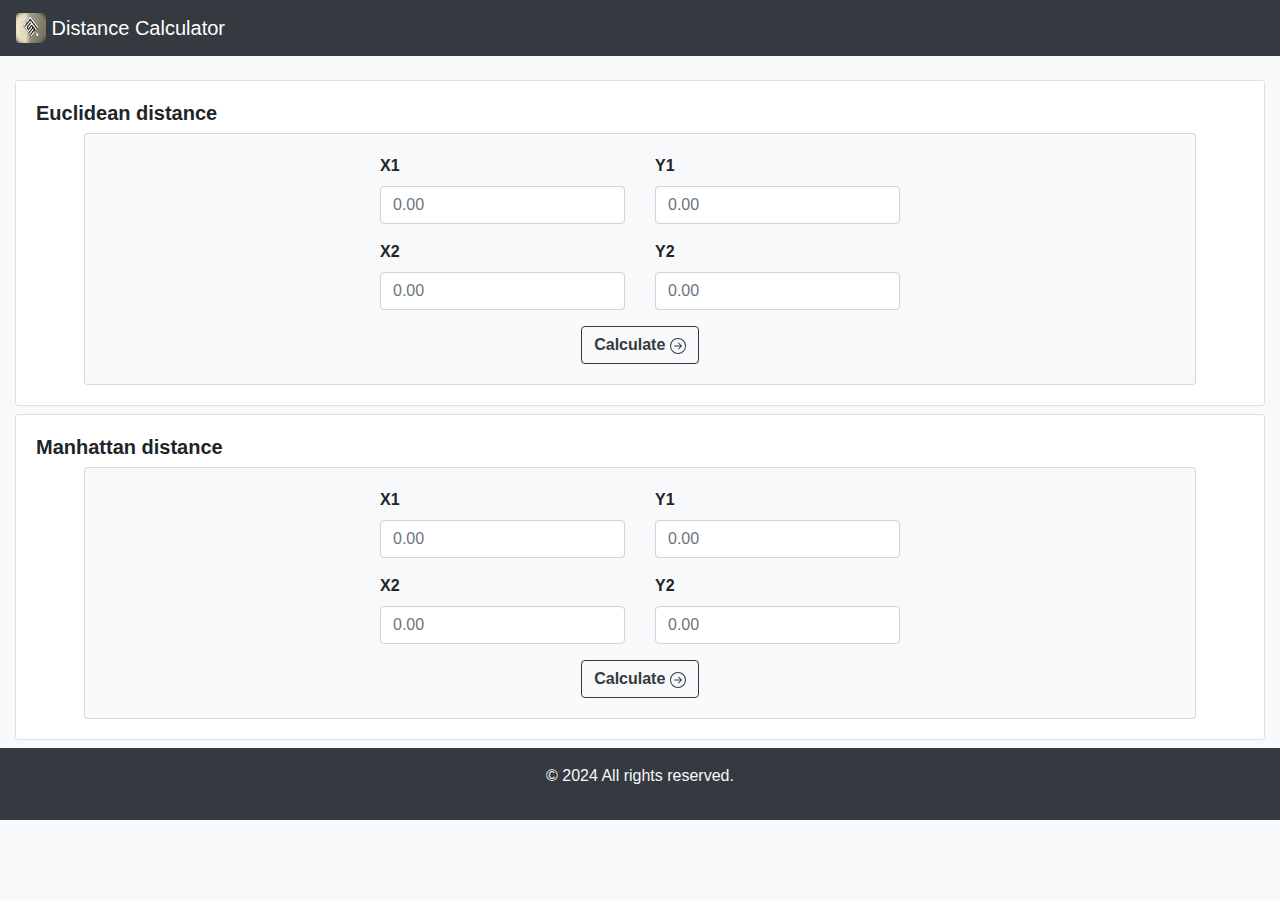
<file: Distance_Calculator/index.html>
<!DOCTYPE html>
<html lang="en">

<head>
    <meta charset="UTF-8">
    <meta name="viewport" content="width=device-width, initial-scale=1.0">
    <title>Distance Calculator</title>

    <link rel="stylesheet" href="https://cdn.jsdelivr.net/npm/bootstrap@4.4.1/dist/css/bootstrap.min.css"
        integrity="sha384-Vkoo8x4CGsO3+Hhxv8T/Q5PaXtkKtu6ug5TOeNV6gBiFeWPGFN9MuhOf23Q9Ifjh" crossorigin="anonymous">

    <script src="euclideanDistance.js"></script>
    <script src="manthanDistance.js"></script>
</head>

<body class="bg-light bg-gradient">
    <!-- Image and text -->
    <nav class="navbar navbar-dark bg-dark">
        <a class="navbar-brand" href="index.html">
            <img src="logo_1.jpeg" width="30" height="30" class="d-inline-block align-top rounded"
                alt="Distance Calculator Logo">
            Distance Calculator
        </a>
    </nav>

    <div class="container-fluid mt-4 mb-2">
        <div class="card">
            <div class="card-body">
                <h1 class="lead font-weight-bold">Euclidean distance</h1>
                <div class="card bg-light mx-lg-5">
                    <div class="card-body">
                        <form onsubmit="calculateEuclideanDistance(); return false;">
                            <div class="row d-flex justify-content-center">
                                <div class="form-group col-md-3">
                                    <label class="font-weight-bold">X1</label>
                                    <input type="text" class="form-control" id="x1" placeholder="0.00"
                                        onkeypress="return event.charCode >= 48 && event.charCode <= 57">
                                </div>

                                <div class="form-group col-md-3">
                                    <label class="font-weight-bold">Y1</label>
                                    <input type="text" class="form-control" id="y1" placeholder="0.00"
                                        onkeypress="return event.charCode >= 48 && event.charCode <= 57">
                                </div>
                            </div>

                            <div class="row d-flex justify-content-center">
                                <div class="form-group col-md-3">
                                    <label class="font-weight-bold">X2</label>
                                    <input type="text" class="form-control" id="x2" placeholder="0.00"
                                        onkeypress="return event.charCode >= 48 && event.charCode <= 57">
                                </div>

                                <div class="form-group col-md-3">
                                    <label class="font-weight-bold">Y2</label>
                                    <input type="text" class="form-control" id="y2" placeholder="0.00"
                                        onkeypress="return event.charCode >= 48 && event.charCode <= 57">
                                </div>
                            </div>

                            <div class="d-flex justify-content-center">
                                <button type="submit" class="btn btn-outline-dark font-weight-bold">Calculate
                                    <svg xmlns="http://www.w3.org/2000/svg" width="16" height="16" fill="currentColor"
                                        class="bi bi-arrow-right-circle font-weight-bold" viewBox="0 0 16 16">
                                        <path fill-rule="evenodd"
                                            d="M1 8a7 7 0 1 0 14 0A7 7 0 0 0 1 8m15 0A8 8 0 1 1 0 8a8 8 0 0 1 16 0M4.5 7.5a.5.5 0 0 0 0 1h5.793l-2.147 2.146a.5.5 0 0 0 .708.708l3-3a.5.5 0 0 0 0-.708l-3-3a.5.5 0 1 0-.708.708L10.293 7.5z" />
                                    </svg>
                                </button>
                            </div>
                        </form>
                    </div>
                </div>

                <!-- Add this div to show the result -->
                <div id="result1" class="alert alert-success pb-4 mt-3" role="alert" style="display: none;">
                    <strong>The Euclidean distance between the two points is: <span id="edistance"></span></strong>
                    <div class="float-right"> <!-- Added pt-0 and pb-0 -->
                        <button type="button" class="btn btn-success mb-0" onclick="hideResult1()">OK</button>
                    </div>
                </div>



            </div>


        </div>
    </div>


    <!-- Manhattan Distance section -->
    <div class="container-fluid mt-2 mb-2">
        <div class="card">
            <div class="card-body">
                <h1 class="lead font-weight-bold">Manhattan distance</h1>
                <div class="card bg-light mx-lg-5">
                    <div class="card-body">
                        <form onsubmit="calculateManhattanDistance(); return false;">
                            <!-- Input fields for Manhattan Distance -->
                            <div class="row d-flex justify-content-center">
                                <div class="form-group col-md-3">
                                    <label class="font-weight-bold">X1</label>
                                    <input type="text" class="form-control" id="x1_manhattan" placeholder="0.00"
                                        onkeypress="return event.charCode >= 48 && event.charCode <= 57">
                                </div>

                                <div class="form-group col-md-3">
                                    <label class="font-weight-bold">Y1</label>
                                    <input type="text" class="form-control" id="y1_manhattan" placeholder="0.00"
                                        onkeypress="return event.charCode     >= 48 && event.charCode <= 57">
                                </div>
                            </div>

                            <div class="row d-flex justify-content-center">
                                <div class="form-group col-md-3">
                                    <label class="font-weight-bold">X2</label>
                                    <input type="text" class="form-control" id="x2_manhattan" placeholder="0.00"
                                        onkeypress="return event.charCode >= 48 && event.charCode <= 57">
                                </div>

                                <div class="form-group col-md-3">
                                    <label class="font-weight-bold">Y2</label>
                                    <input type="text" class="form-control" id="y2_manhattan" placeholder="0.00"
                                        onkeypress="return event.charCode >= 48 && event.charCode <= 57">
                                </div>
                            </div>

                            <div class="d-flex justify-content-center">
                                <button type="submit" class="btn btn-outline-dark font-weight-bold">Calculate
                                    <svg xmlns="http://www.w3.org/2000/svg" width="16" height="16" fill="currentColor"
                                        class="bi bi-arrow-right-circle font-weight-bold" viewBox="0 0 16 16">
                                        <path fill-rule="evenodd"
                                            d="M1 8a7 7 0 1 0 14 0A7 7 0 0 0 1 8m15 0A8 8 0 1 1 0 8a8 8 0 0 1 16 0M4.5 7.5a.5.5 0 0 0 0 1h5.793l-2.147 2.146a.5.5 0 0 0 .708.708l3-3a.5.5 0 0 0 0-.708l-3-3a.5.5 0 1 0-.708.708L10.293 7.5z" />
                                    </svg>
                                </button>
                            </div>
                        </form>
                    </div>
                </div>

                <!-- Add this div to show the result -->
                <div id="result2" class="alert alert-success pb-4 mt-3" role="alert" style="display: none;">
                    <strong>The Manhattan distance between the two points is: <span id="mdistance"></span></strong>
                    <div class="float-right"> <!-- Added pt-0 and pb-0 -->
                        <button type="button" class="btn btn-success mb-0" onclick="hideResult2()">OK</button>
                    </div>
                </div>
            </div>
        </div>
    </div>

    <footer>
        <div class="bg-dark text-light py-3">
            <div class="container">
                <div class="row">
                    <div class="col-md-12 text-center">
                        <p>&copy; 2024 All rights reserved.</p>
                    </div>
                </div>
            </div>
        </div>
    </footer>

    <script>
        function hideResult1() {
            document.getElementById("result1").style.display = "none";
        }

        function hideResult2() {
            document.getElementById("result2").style.display = "none";
        }
    </script>
</body>

</html>
</file>
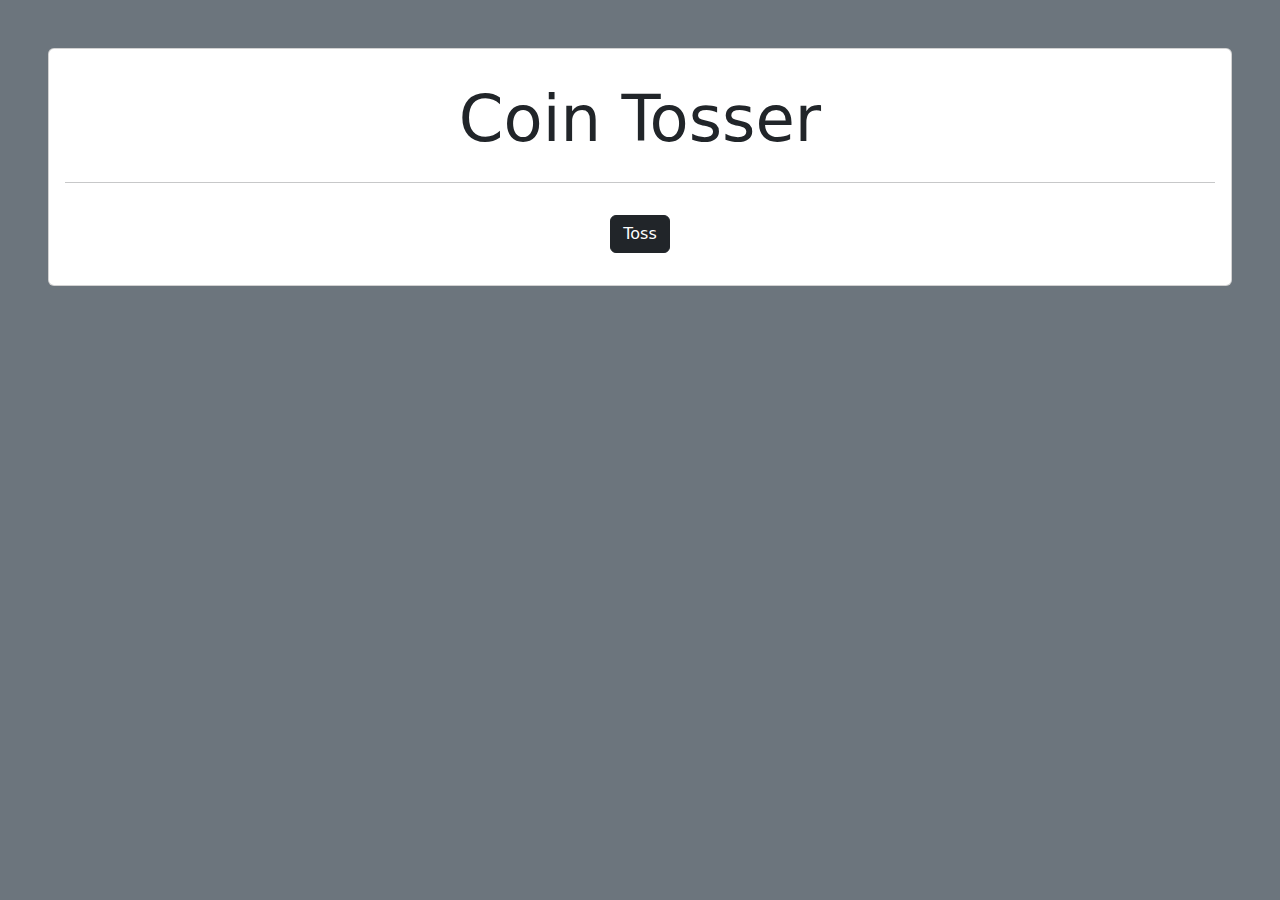
<file: JavaScript Projects/Coin_Toss/index.html>
<!DOCTYPE html>
<html lang="en">

<head>
    <meta charset="UTF-8">
    <meta name="viewport" content="width=device-width, initial-scale=1.0">
    <title>Coin Toss</title>
    <link href="https://cdn.jsdelivr.net/npm/bootstrap@5.3.3/dist/css/bootstrap.min.css" rel="stylesheet"
        integrity="sha384-QWTKZyjpPEjISv5WaRU9OFeRpok6YctnYmDr5pNlyT2bRjXh0JMhjY6hW+ALEwIH" crossorigin="anonymous">
    <script src="script.js" defer></script>
</head>

<body class="bg-secondary">
    <div class="card d-flex justify-content-center align-items-center m-5 p-3">
        <div class="card-title text-dark text-center mt-3 display-3">Coin Tosser</div>
        <hr class="w-100">
        <div class="card-body text-center">
            <button class="btn btn-dark" id = "tossbtn" onclick="tossResults()">Toss</button>
            <img src="coinToss.gif" id="coinToss" alt="Loading" class="d-none mt-3">

            <div class = "card mt-3 d-none bg-light" id = "card2">
                <div class = "card-body">
                    <div class="card-title text-dark text-center mt-3 display-3" id = "text"></div>
                </div>
            </div>
        </div>
    </div>
</body>

</html>
</file>
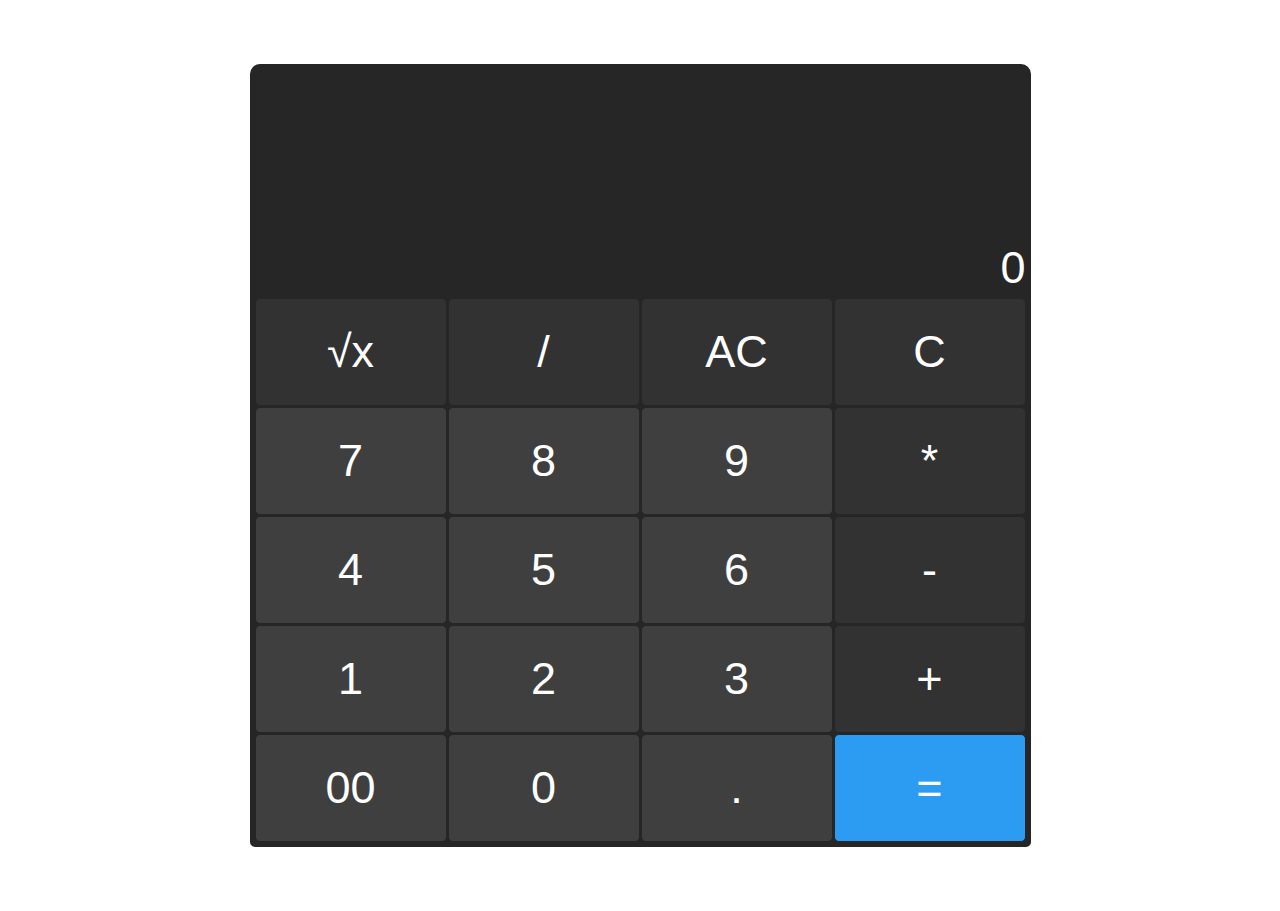
<file: Javascript_Projects/Calculator/index.html>
<!DOCTYPE html>
<html lang="en">
<head>
    <meta charset="UTF-8">
    <meta name="viewport" content="width=device-width, initial-scale=1.0">
    <title>Calculator</title>
    <link rel="stylesheet" href="style.css">
    <script src="app.js"></script>
</head>
<body>
    <div class="calulator-section">
        <div class="container">
            <div class="display-area">
                0
            </div>

            <button class="btn" id="sqrt">&#8730;x</button>
            <button class="btn operator" id="divide">/</button>
            <button class="btn" id="AC">AC</button>
            <button class="btn" id="C">C</button>
    
            <button class="btn btn-numbers" id="num_7">7</button>
            <button class="btn btn-numbers" id="num_8">8</button>
            <button class="btn btn-numbers" id="num_9">9</button>
            <button class="btn operator" id="multiply">*</button>
    
            <button class="btn btn-numbers" id="num_4">4</button>
            <button class="btn btn-numbers" id="num_5">5</button>
            <button class="btn btn-numbers" id="num_6">6</button>
            <button class="btn operator" id="sub">-</button>
    
            <button class="btn btn-numbers" id="num_1">1</button>
            <button class="btn btn-numbers" id="num_2">2</button>
            <button class="btn btn-numbers" id="num_3">3</button>
            <button class="btn operator" id="add">+</button>
    
            <button class="btn btn-numbers" id="num_00">00</button>
            <button class="btn btn-numbers" id="num_0">0</button>
            <button class="btn btn-numbers" id="num_dot">.</button>
            <button class="btn" id="equal">=</button>
        </div>
    </div>
</body>
</html>
</file>
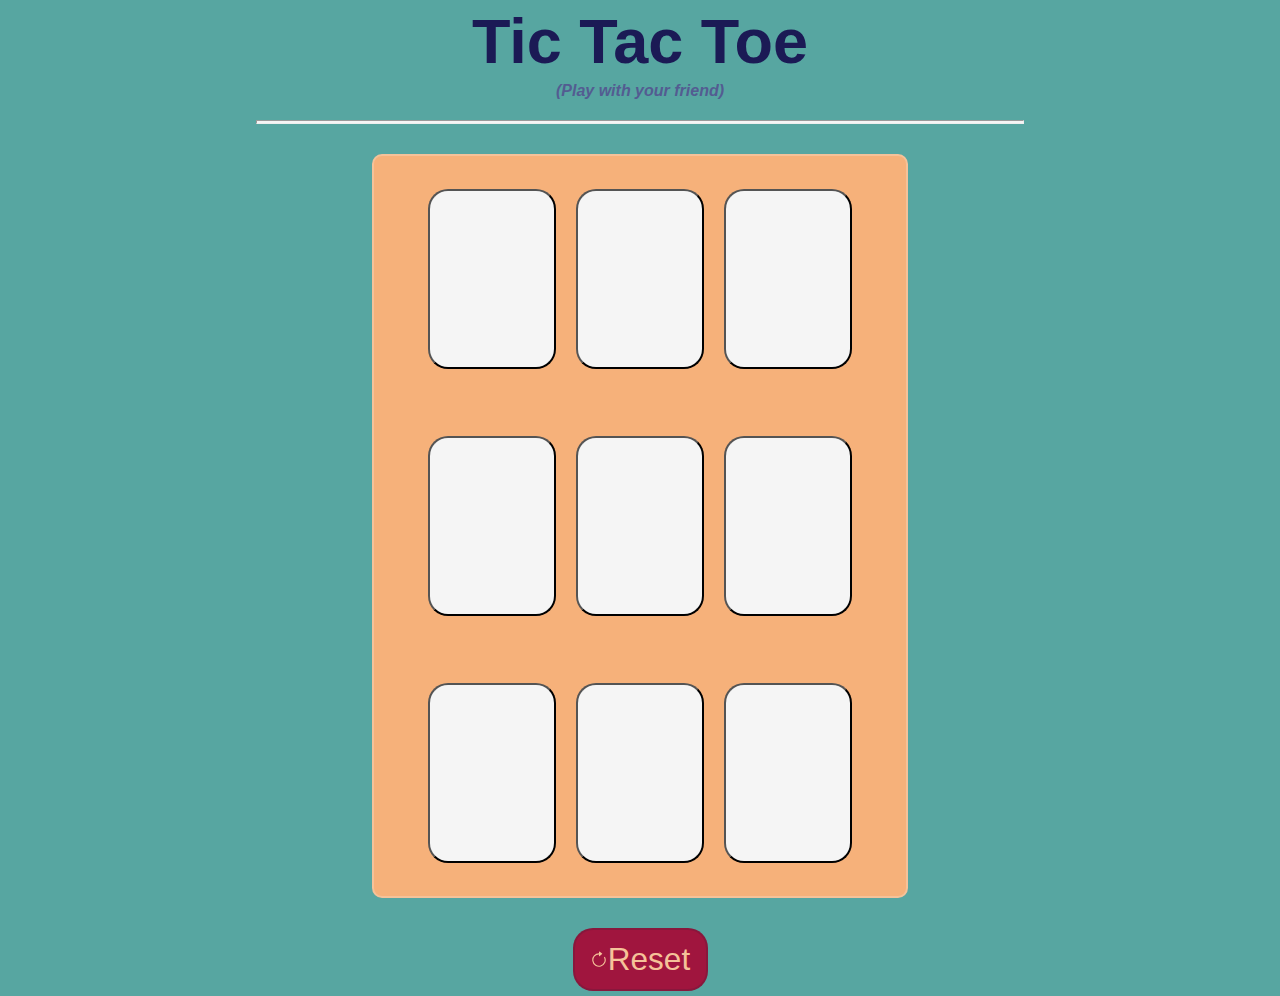
<file: Javascript_Projects/Tic_Tac_Toe/index.html>
<!DOCTYPE html>
<html lang="en">

<head>
    <meta charset="UTF-8">
    <meta name="viewport" content="width=device-width, initial-scale=1.0">
    <title>Tic Tac Toe</title>
    <link rel="stylesheet" href="style.css">
    <script src="app.js"></script>
</head>

<body>
    <div class="container">
        <div class="heading">
            <h1>Tic Tac Toe</h1>
        </div>
        <div class="heading">
            <h4><i>(Play with your friend)</i></h4>
        </div>
        <hr id="line-1">
        <div class="game-container">
            <button class="btn"></button>
            <button class="btn"></button>
            <button class="btn"></button>

            <button class="btn"></button>
            <button class="btn"></button>
            <button class="btn"></button>

            <button class="btn"></button>
            <button class="btn"></button>
            <button class="btn"></button>
        </div>
        
        <div class="result-container">
            <div class="result"></div>
        </div>
        <div class="buttons-div">
            <a href="index.html">
                <button class="re-load" id="reset"><svg xmlns="http://www.w3.org/2000/svg" width="18" height="18" fill="currentColor" class="bi bi-arrow-clockwise re-load-svg" viewBox="0 0 16 16">
                    <path fill-rule="evenodd" d="M8 3a5 5 0 1 0 4.546 2.914.5.5 0 0 1 .908-.417A6 6 0 1 1 8 2z"/>
                    <path d="M8 4.466V.534a.25.25 0 0 1 .41-.192l2.36 1.966c.12.1.12.284 0 .384L8.41 4.658A.25.25 0 0 1 8 4.466"/>
                  </svg> Reset</button>
                <button class="re-load" id="replay"><svg xmlns="http://www.w3.org/2000/svg" width="18" height="18" fill="currentColor" class="bi bi-arrow-clockwise re-load-svg" viewBox="0 0 16 16">
                    <path fill-rule="evenodd" d="M8 3a5 5 0 1 0 4.546 2.914.5.5 0 0 1 .908-.417A6 6 0 1 1 8 2z"/>
                    <path d="M8 4.466V.534a.25.25 0 0 1 .41-.192l2.36 1.966c.12.1.12.284 0 .384L8.41 4.658A.25.25 0 0 1 8 4.466"/>
                  </svg> Replay</button>
            </a>
        </div>
    </div>
</body>

</html>
</file>
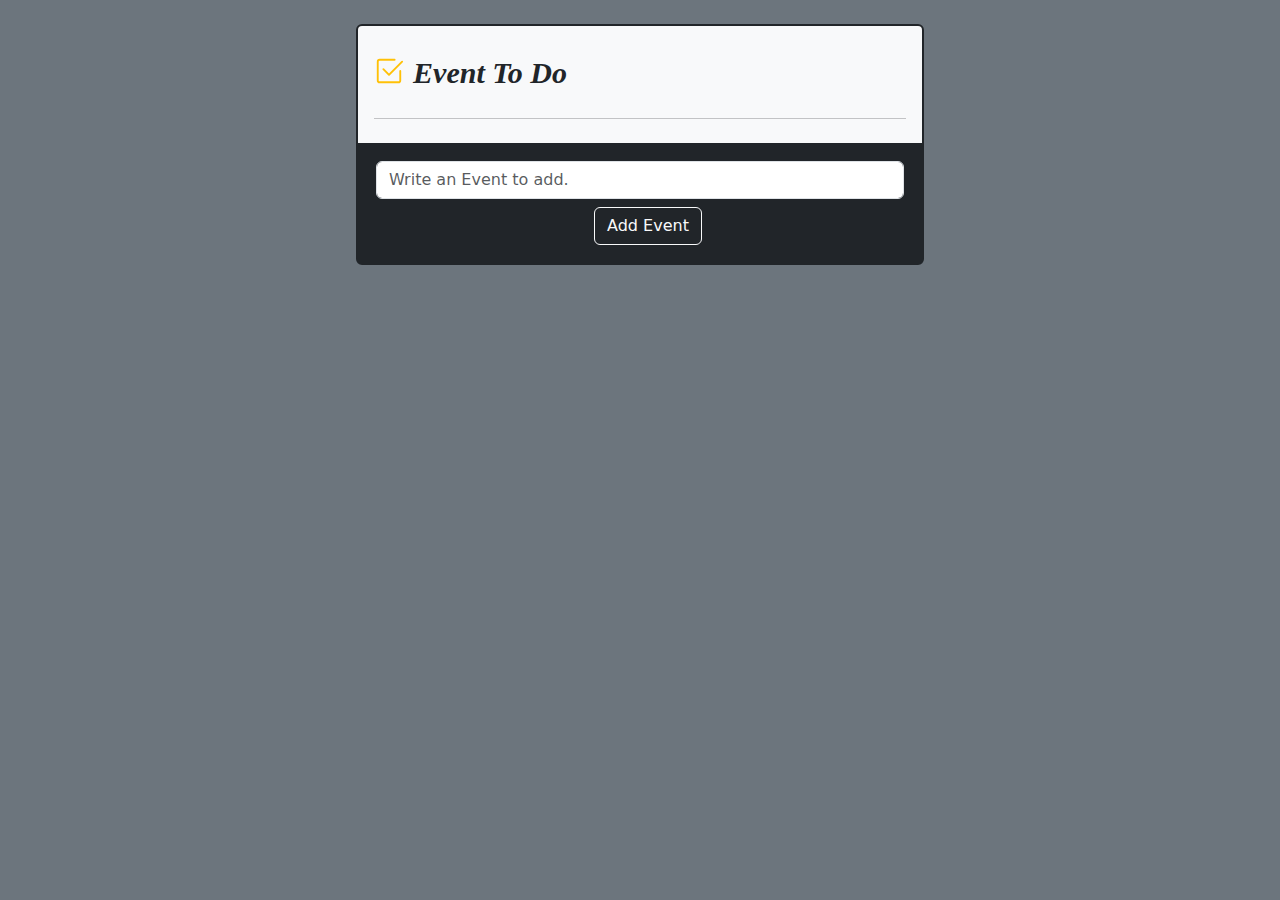
<file: Javascript_Projects/To_Do/index.html>
<!DOCTYPE html>
<html lang="en">

<head>
    <meta charset="UTF-8">
    <meta name="viewport" content="width=device-width, initial-scale=1.0">
    <title>To Do</title>
    <link href="https://cdn.jsdelivr.net/npm/bootstrap@5.3.3/dist/css/bootstrap.min.css" rel="stylesheet"
        integrity="sha384-QWTKZyjpPEjISv5WaRU9OFeRpok6YctnYmDr5pNlyT2bRjXh0JMhjY6hW+ALEwIH" crossorigin="anonymous">
    <link href="https://fonts.googleapis.com/css2?family=Playwrite+US+Modern:wght@100..400&display=swap"
        rel="stylesheet">
    <script src="script.js" defer></script>
</head>

<body class="bg-secondary">
    <div class="container-fluid col-md-6">
        <div class="card bg-light m-4 border border-2 border-dark">
            <div class="card-title m-3 mt-4 mb-2 text-dark">
                <svg xmlns="http://www.w3.org/2000/svg" width="30" height="30" fill="currentColor"
                    class="bi bi-check2-square text-warning mb-3 me-1" viewBox="0 0 16 16">
                    <path
                        d="M3 14.5A1.5 1.5 0 0 1 1.5 13V3A1.5 1.5 0 0 1 3 1.5h8a.5.5 0 0 1 0 1H3a.5.5 0 0 0-.5.5v10a.5.5 0 0 0 .5.5h10a.5.5 0 0 0 .5-.5V8a.5.5 0 0 1 1 0v5a1.5 1.5 0 0 1-1.5 1.5z" />
                    <path
                        d="m8.354 10.354 7-7a.5.5 0 0 0-.708-.708L8 9.293 5.354 6.646a.5.5 0 1 0-.708.708l3 3a.5.5 0 0 0 .708 0" />
                </svg>
                <i style="font-family: 'Playwrite USA Modern'; font-weight: 700; font-size: 30px;" class="mb-0">Event To
                    Do </i>
                <hr clas="m-0">
            </div>
            <div class="card-body bg-dark border border-2 border-top border-bottom border-dark">
                <input type="text" placeholder="Write an Event to add." class=" form-control bg-white text-dark"
                    id="event_text" required>
                <div class="d-flex justify-content-center w-100 m-2 mb-0">
                    <button class="btn btn-outline-light" id="submit">Add Event</button>
                </div>
            </div>
            <div class="card bg-dark m-3 rounded-0 border border-2 border-top border-bottom border-dark"
                id="card-event-container" style="display: none;">
                <div class="card-title m-3 mt-4 mb-2 text-light" style="font-family: 'Playwrite USA Modern'; font-weight: 500; font-size: 24px;">
                    Complete Them 😊
                    <hr class="bg-light">
                </div>
                <div class="card-body">
                    <ul id="events-container" class="p-2" style="list-style-type: none;">
                    </ul>
                </div>
            </div>


        </div>


    </div>
</body>

</html>
</file>
<file: Javascript_Projects/Calculator/style.css>
*{
    margin: 0;
    padding: 0;    
}

.calulator-section{
    display: flex;
    justify-content: center;
    align-items: center;
}

.container{
    margin: 5% 0;
    width: max-content;
    border: 5px solid rgb(38, 38, 38);
    display: grid;
    grid-template-columns: auto auto auto auto;
    background-color: rgb(38, 38, 38);
    gap: 1px;
    justify-content: space-evenly;
    align-content: space-evenly;
    border-top-left-radius: 10px;
    border-top-right-radius: 10px;    
    border-bottom-left-radius: 5px;
    border-bottom-right-radius: 5px;
}

.container *{    
    background-color: rgb(38, 38, 38);
}

.display-area{
    display: flex;
    grid-row-start: 1;
    grid-column-start: 1;
    grid-column-end: 5;
    height: 25vmin;
    margin-bottom: 3px;    
    color: white;
    font-size: 5vmin;
    font-family: Arial, Helvetica, sans-serif; 
    bottom: 0;
    justify-content: end; 
    align-items:end;
}

.btn{
    cursor: pointer;
    width: 15vmax;
    height: 12vmin; 
    border-radius: 5px;   
    color: white;
    font-size: 5vmin;
    font-family: Arial, Helvetica, sans-serif;    
    background-color: rgb(50, 50, 50);
    border: 1px solid rgb(38, 38, 38);
}

.btn:hover{
    transition: background-color ease-in-out;
    background-color: rgb(63, 63, 63);
}

.btn-numbers{
    background-color: rgb(63, 63, 63);
}

.btn-numbers:hover{  
    background-color: rgb(50, 50, 50);
}

#equal{
    background-color: rgb(44, 156, 242);
}

#equal:hover{
    background-color: rgba(44, 156, 242, 0.792)
}

@media (max-width:500px) {
    .container{
        margin: 2vh 2vh;
        padding: 2vh;
        height: 95vh;
        width: 100vh;  
        border: 2px solid rgb(38, 38, 38);
    }

    .display-area{
        height: 30vmax;

    }
    .btn{
        width: 10vmax;
        height: 10vmax;
    }

    
}
</file>
<file: Javascript_Projects/Tic_Tac_Toe/style.css>
*{
    margin: 0;
    padding: 0;
    background-color:#57A6A1;
}

a{
    text-decoration: none;
}

.game-container{
    margin: auto;    
    margin-top: 30px;
    margin-bottom: 30px;
    display: flex;
    justify-content: center;
    align-items: center;    
    flex-wrap: wrap;
    border: 2px solid #f5c299;
    border-radius: 10px;
    gap: 20px;
    padding: 10px;
    width: 40vmax;
    height: 80vmin;
    background-color: #F6B17A;
}

.heading{
    font-family: 'popins', sans-serif, Arial, Helvetica;
    text-align: center;
    color: #535C91;
    margin-top: 5px;
}

.heading h1{
    font-size: 7vmin;
    color: #1B1A55;
}

#line-1{
    height: 2px;
    background-color: whitesmoke;
    margin: 20px 20%;
}

.btn{    
    width: 10vmax;
    height: 20vmin;
    border-radius: 20px;
    font-size: 15vmin;
    color: #A0153E;
    background-color: whitesmoke;
}

.buttons-div{
    display: flex;
    justify-content: center;
    align-items: center;
}

.re-load {
    width: 15vmin;
    height: 7vmin;
    border-radius: 20px;
    font-size: 3.5vmin;
    padding: 2px;
    background-color: #A0153E;
    border: 2px solid rgba(132, 24, 60, 0.879);
    color: #f5c299;
    display: flex;
    justify-content: center;
    align-items: center;
    transition: background-color 0.3s, color 0.3s;
    margin-bottom: 5px;
}

.re-load:hover {
    background-color: #f5c299;
    color: #A0153E;
}

.re-load-svg {
    background-color: #A0153E;
    fill: currentColor;
    transition: background-color 0.3s, color 0.3s;
}

.re-load:hover .re-load-svg {    
    background-color: #f5c299;
    fill: #A0153E;
}


#replay{
    display: none;
}

.result{
    display: none;
    font-size: 6vmin;
    font-family: 'popins', sans-serif, Arial, Helvetica;
    text-align: center;
    color: #f5c299;
    margin: 5px 20% 10px 20%;
    padding: 5px 0;
    border-radius: 50px;
    background-color: rgb(17, 128, 84);
    border: 2px solid rgb(9, 66, 43);
}
</file>
